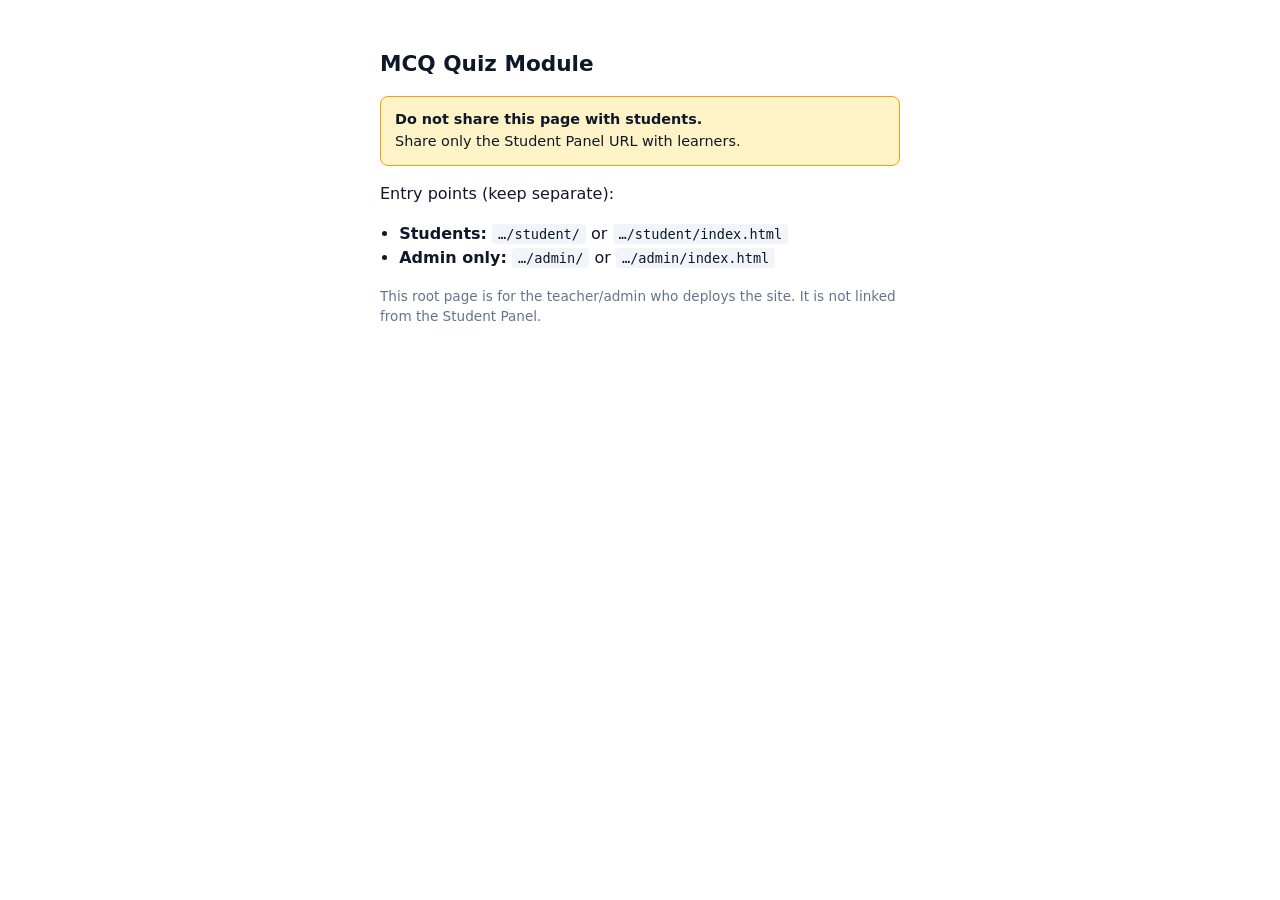
<file: mcq10/index.html>
<!DOCTYPE html>
<html lang="en">
<head>
  <meta charset="UTF-8" />
  <meta name="viewport" content="width=device-width, initial-scale=1.0" />
  <meta name="robots" content="noindex, nofollow" />
  <title>MCQ Quiz Module – Deployer Access</title>
  <style>
    body { font-family: system-ui, sans-serif; max-width: 520px; margin: 48px auto; padding: 0 20px; color: #0f172a; line-height: 1.5; }
    h1 { font-size: 1.35rem; }
    .warn { background: #fef3c7; border: 1px solid #f59e0b; padding: 12px 14px; border-radius: 8px; font-size: 0.9rem; margin: 16px 0; }
    code { background: #f1f5f9; padding: 2px 6px; border-radius: 4px; font-size: 0.85rem; }
    ul { padding-left: 1.2rem; }
    a { color: #1d4ed8; }
  </style>
</head>
<body>
  <h1>MCQ Quiz Module</h1>
  <div class="warn">
    <strong>Do not share this page with students.</strong><br>
    Share only the Student Panel URL with learners.
  </div>
  <p>Entry points (keep separate):</p>
  <ul>
    <li><strong>Students:</strong> <code>…/student/</code> or <code>…/student/index.html</code></li>
    <li><strong>Admin only:</strong> <code>…/admin/</code> or <code>…/admin/index.html</code></li>
  </ul>
  <p style="font-size:0.85rem;color:#64748b;">
    This root page is for the teacher/admin who deploys the site. It is not linked from the Student Panel.
  </p>
</body>
</html>
</file>
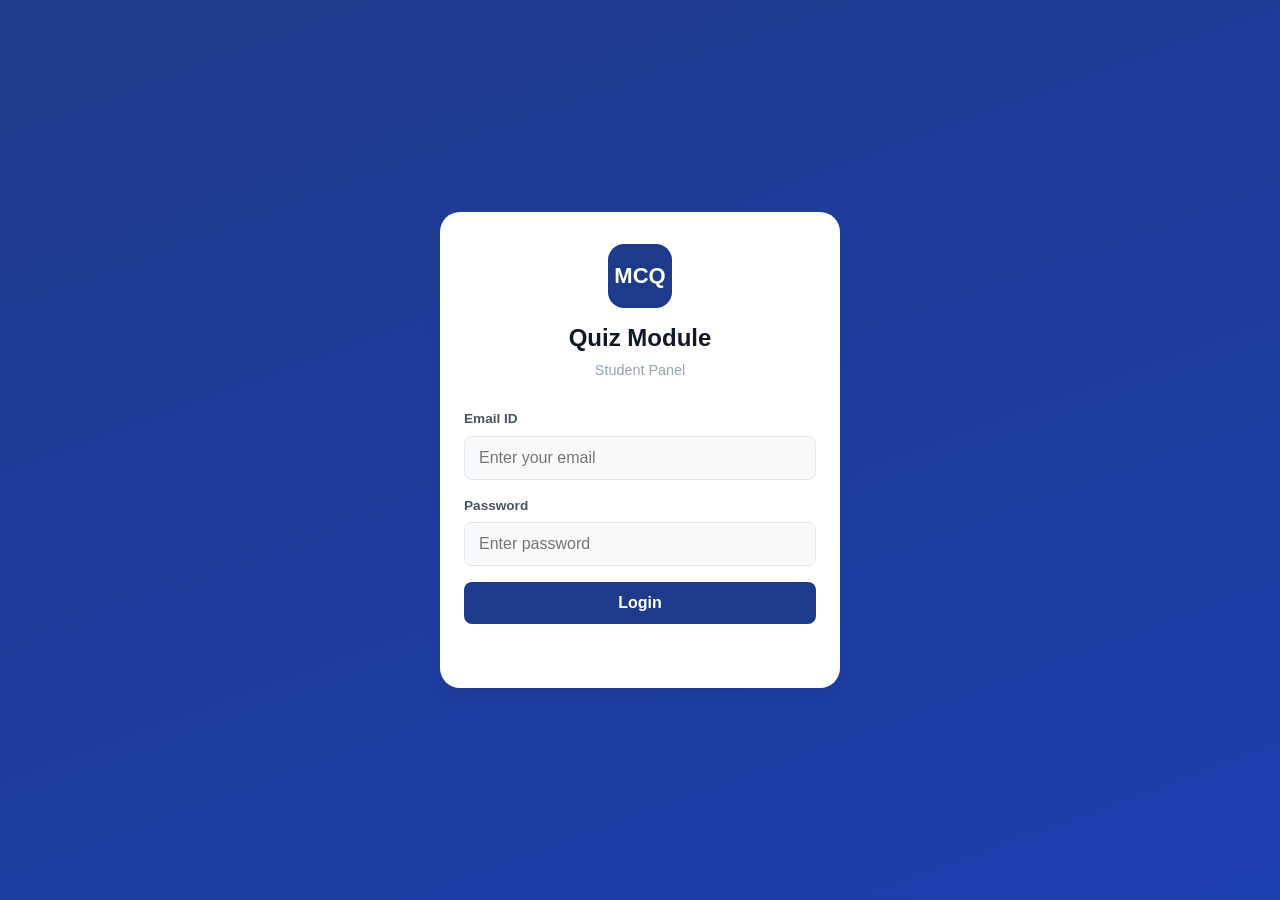
<file: mcq10/student/index.html>
<!DOCTYPE html>
<html lang="en">
<head>
  <meta charset="UTF-8" />
  <meta name="viewport" content="width=device-width, initial-scale=1.0, maximum-scale=1.0, user-scalable=no" />
  <meta name="theme-color" content="#1e3a8a" />
  <meta name="description" content="MCQ Quiz Module - Student Panel" />
  <title>MCQ Quiz - Student Panel</title>

  <!-- PWA Manifest -->
  <link rel="manifest" href="manifest.json" />
  <link rel="apple-touch-icon" href="assets/icon-192.png" />

  <!-- Styles -->
  <link rel="stylesheet" href="css/style.css" />
</head>
<body>
  <!-- ========== APP CONTAINER ========== -->
  <div id="offline-banner" role="status" aria-live="polite" style="display:none;background:#b45309;color:#fff;text-align:center;padding:8px 12px;font-size:0.85rem;font-weight:600;">You are offline. Progress is saved on this device and will sync when connection returns.</div>
  <div id="install-banner" style="display:none;background:#1e3a8a;color:#fff;padding:10px 14px;font-size:0.85rem;display:none;align-items:center;justify-content:space-between;gap:10px;">
    <span>Install MCQ Quiz for quicker access</span>
    <span style="display:flex;gap:8px;">
      <button type="button" id="btn-install-app" class="btn btn-sm" style="background:#fff;color:#1e3a8a;border:none;padding:6px 12px;border-radius:6px;font-weight:600;">Install</button>
      <button type="button" id="btn-dismiss-install" style="background:transparent;color:#fff;border:1px solid rgba(255,255,255,0.5);padding:6px 10px;border-radius:6px;">Later</button>
    </span>
  </div>
  <div id="app">

    <!-- ========== LOADING SCREEN ========== -->
    <div id="screen-loading" class="screen active">
      <div class="loading-content">
        <div class="spinner"></div>
        <p>Loading MCQ Quiz...</p>
      </div>
    </div>

    <!-- ========== AUTH SCREEN (Login / Register) ========== -->
    <div id="screen-auth" class="screen">
      <div class="auth-container">
        <div class="auth-header">
          <div class="logo">MCQ</div>
          <h1>Quiz Module</h1>
          <p class="subtitle">Student Panel</p>
        </div>

        <div class="auth-tabs" style="display:none;">
          <button class="tab-btn active" data-tab="login">Login</button>
        </div>

        <!-- Login Form -->
        <form id="form-login" class="auth-form active">
          <div class="form-group">
            <label for="login-email">Email ID</label>
            <input type="email" id="login-email" placeholder="Enter your email" required autocomplete="email" />
          </div>
          <div class="form-group">
            <label for="login-password">Password</label>
            <input type="password" id="login-password" placeholder="Enter password" required autocomplete="current-password" />
          </div>
          <button type="submit" class="btn btn-primary btn-block">Login</button>
          <p class="form-message" id="login-message"></p>
        </form>
</div>
    </div>

    <!-- ========== MAIN APP (after login) ========== -->
    <div id="screen-main" class="screen">
      <!-- Top Header -->
      <header class="app-header">
        <div class="header-left">
          <button id="btn-menu" class="icon-btn" aria-label="Menu">☰</button>
          <h1 class="app-title">MCQ Quiz</h1>
        </div>
        <div class="header-right">
          <button id="btn-darkmode" class="icon-btn" aria-label="Toggle dark mode">🌙</button>
          <div class="user-avatar" id="user-avatar">S</div>
        </div>
      </header>

      <!-- Main Content Area -->
      <main id="main-content">
        <!-- Views will be injected here -->
      </main>

      <!-- Bottom Navigation -->
      <nav class="bottom-nav">
        <button class="nav-item active" data-view="home">
          <span class="nav-icon">🏠</span>
          <span class="nav-label">Home</span>
        </button>
        <button class="nav-item" data-view="progress">
          <span class="nav-icon">📊</span>
          <span class="nav-label">Progress</span>
        </button>
        <button class="nav-item" data-view="profile">
          <span class="nav-icon">👤</span>
          <span class="nav-label">Profile</span>
        </button>
      </nav>
    </div>

    <!-- ========== QUIZ SCREEN (full screen overlay) ========== -->
    <div id="screen-quiz" class="screen">
      <div class="quiz-header">
        <div class="quiz-meta">
          <span id="quiz-progress-text">Question 1 / 20</span>
          <span id="quiz-timer" class="timer">01:00</span>
        </div>
        <div class="progress-bar-container">
          <div id="quiz-progress-bar" class="progress-bar"></div>
        </div>
      </div>

      <div class="quiz-body">
        <div id="question-text" role="heading" aria-level="2" class="question-text">
          <!-- Question will appear here -->
        </div>

        <div id="options-container" role="group" aria-label="Answer options" class="options-container">
          <!-- Options A B C D -->
        </div>

        <div id="explanation-box" class="explanation-box hidden">
          <h4>Explanation</h4>
          <p id="explanation-text"></p>
        </div>
      </div>

      <div class="quiz-footer">
        <button id="btn-next-question" type="button" class="btn btn-primary btn-block" disabled>Next Question</button>
      </div>
    </div>

    <!-- ========== RESULT SCREEN ========== -->
    <div id="screen-result" class="screen">
      <div class="result-container">
        <div class="result-icon" aria-hidden="true">🎯</div>
        <h2 id="result-heading">Quiz Completed!</h2>
        <div class="score-circle" role="status" aria-live="polite">
          <span id="result-percentage">0%</span>
        </div>
        <div class="result-stats">
          <div class="stat-item">
            <span class="stat-value" id="result-attempted">0</span>
            <span class="stat-label">Attempted</span>
          </div>
          <div class="stat-item">
            <span class="stat-value" id="result-correct">0</span>
            <span class="stat-label">Correct</span>
          </div>
          <div class="stat-item">
            <span class="stat-value" id="result-wrong">0</span>
            <span class="stat-label">Wrong</span>
          </div>
        </div>
        <div class="result-actions">
          <button id="btn-view-explanations" class="btn btn-outline" type="button">Review Answers</button>
          <button id="btn-go-progress" class="btn btn-primary" type="button">My Progress</button>
          <button id="btn-new-quiz" class="btn btn-secondary" type="button">Take Another Quiz</button>
        </div>
        <div id="review-panel" class="review-panel" hidden style="margin-top:20px;text-align:left;">
          <h3 style="margin:0 0 12px;">Answer Review</h3>
          <div id="review-list" role="list"></div>
        </div>
      </div>
    </div>

  </div>

  <!-- Scripts -->
  <script src="js/config.js"></script>
  <script src="js/storage.js"></script>
  <script src="js/api.js"></script>
  <script src="js/auth.js"></script>
  <script src="js/quiz.js"></script>
  <script src="js/app.js"></script>
  <script>
    if ('serviceWorker' in navigator) {
      window.addEventListener('load', () => {
        navigator.serviceWorker.register('./sw.js').then(reg => {
          console.log('Student SW registered', reg.scope);
        }).catch(err => console.warn('SW registration failed', err));
      });
    }
  </script>
</body>
</html>
</file>
<file: mcq10/student/css/style.css>
/* ============================================
   MCQ Quiz Module - Student Panel Styles
   MVP Version | Mobile-first | Dark Mode ready
   ============================================ */

:root {
  /* Light Theme */
  --bg-primary: #f8fafc;
  --bg-secondary: #ffffff;
  --bg-card: #ffffff;
  --text-primary: #0f172a;
  --text-secondary: #475569;
  --text-muted: #94a3b8;
  --primary: #1e3a8a;
  --primary-hover: #1e40af;
  --primary-light: #dbeafe;
  --success: #16a34a;
  --success-bg: #dcfce7;
  --danger: #dc2626;
  --danger-bg: #fee2e2;
  --warning: #d97706;
  --border: #e2e8f0;
  --shadow: 0 1px 3px rgba(0,0,0,0.08), 0 1px 2px rgba(0,0,0,0.06);
  --shadow-lg: 0 10px 15px -3px rgba(0,0,0,0.1);
  --radius: 12px;
  --radius-sm: 8px;
  --header-height: 56px;
  --nav-height: 64px;
  --transition: 0.2s ease;
}

/* Dark Theme */
[data-theme="dark"] {
  --bg-primary: #0f172a;
  --bg-secondary: #1e293b;
  --bg-card: #1e293b;
  --text-primary: #f1f5f9;
  --text-secondary: #cbd5e1;
  --text-muted: #64748b;
  --primary: #3b82f6;
  --primary-hover: #60a5fa;
  --primary-light: #1e3a5f;
  --success: #22c55e;
  --success-bg: #14532d;
  --danger: #ef4444;
  --danger-bg: #7f1d1d;
  --warning: #f59e0b;
  --border: #334155;
  --shadow: 0 1px 3px rgba(0,0,0,0.3);
  --shadow-lg: 0 10px 15px -3px rgba(0,0,0,0.4);
}

/* Reset & Base */
*, *::before, *::after {
  box-sizing: border-box;
  margin: 0;
  padding: 0;
}

html, body {
  height: 100%;
  font-family: -apple-system, BlinkMacSystemFont, "Segoe UI", Roboto, "Helvetica Neue", Arial, sans-serif;
  font-size: 16px;
  line-height: 1.5;
  background: var(--bg-primary);
  color: var(--text-primary);
  -webkit-tap-highlight-color: transparent;
  overflow-x: hidden;
}

/* Prevent text selection & context menu (security) */
body {
  -webkit-user-select: none;
  user-select: none;
}

input, textarea {
  -webkit-user-select: text;
  user-select: text;
}

/* ========== SCREENS ========== */
.screen {
  display: none;
  height: 100%;
  width: 100%;
  position: fixed;
  top: 0;
  left: 0;
  overflow-y: auto;
  background: var(--bg-primary);
}

.screen.active {
  display: flex;
  flex-direction: column;
}

/* ========== LOADING ========== */
#screen-loading {
  justify-content: center;
  align-items: center;
}

.loading-content {
  text-align: center;
}

.spinner {
  width: 48px;
  height: 48px;
  border: 4px solid var(--border);
  border-top-color: var(--primary);
  border-radius: 50%;
  animation: spin 0.8s linear infinite;
  margin: 0 auto 16px;
}

@keyframes spin {
  to { transform: rotate(360deg); }
}

/* ========== AUTH SCREEN ========== */
#screen-auth {
  justify-content: center;
  align-items: center;
  padding: 24px;
  background: linear-gradient(160deg, var(--primary) 0%, #1e40af 100%);
}

.auth-container {
  width: 100%;
  max-width: 400px;
  background: var(--bg-card);
  border-radius: 20px;
  padding: 32px 24px;
  box-shadow: var(--shadow-lg);
}

.auth-header {
  text-align: center;
  margin-bottom: 28px;
}

.logo {
  width: 64px;
  height: 64px;
  background: var(--primary);
  color: white;
  font-size: 22px;
  font-weight: 700;
  border-radius: 16px;
  display: flex;
  align-items: center;
  justify-content: center;
  margin: 0 auto 12px;
}

.auth-header h1 {
  font-size: 1.5rem;
  font-weight: 700;
  color: var(--text-primary);
}

.subtitle {
  color: var(--text-muted);
  font-size: 0.9rem;
  margin-top: 4px;
}

.auth-tabs {
  display: flex;
  background: var(--bg-primary);
  border-radius: var(--radius-sm);
  padding: 4px;
  margin-bottom: 24px;
}

.tab-btn {
  flex: 1;
  padding: 10px;
  border: none;
  background: transparent;
  border-radius: 6px;
  font-size: 0.95rem;
  font-weight: 600;
  color: var(--text-secondary);
  cursor: pointer;
  transition: var(--transition);
}

.tab-btn.active {
  background: var(--bg-card);
  color: var(--primary);
  box-shadow: var(--shadow);
}

.auth-form {
  display: none;
}

.auth-form.active {
  display: block;
}

.form-group {
  margin-bottom: 16px;
}

.form-group label {
  display: block;
  font-size: 0.85rem;
  font-weight: 600;
  color: var(--text-secondary);
  margin-bottom: 6px;
}

.form-group input {
  width: 100%;
  padding: 12px 14px;
  border: 1.5px solid var(--border);
  border-radius: var(--radius-sm);
  font-size: 1rem;
  background: var(--bg-primary);
  color: var(--text-primary);
  transition: var(--transition);
}

.form-group input:focus {
  outline: none;
  border-color: var(--primary);
  box-shadow: 0 0 0 3px var(--primary-light);
}

.form-message {
  margin-top: 12px;
  font-size: 0.875rem;
  text-align: center;
  min-height: 20px;
}

.form-message.error {
  color: var(--danger);
}

.form-message.success {
  color: var(--success);
}

/* ========== BUTTONS ========== */
.btn {
  display: inline-flex;
  align-items: center;
  justify-content: center;
  padding: 12px 20px;
  border: none;
  border-radius: var(--radius-sm);
  font-size: 1rem;
  font-weight: 600;
  cursor: pointer;
  transition: var(--transition);
  text-decoration: none;
}

.btn:disabled {
  opacity: 0.55;
  cursor: not-allowed;
}

.btn-primary {
  background: var(--primary);
  color: white;
}

.btn-primary:hover:not(:disabled) {
  background: var(--primary-hover);
}

.btn-secondary {
  background: var(--bg-primary);
  color: var(--text-primary);
  border: 1.5px solid var(--border);
}

.btn-outline {
  background: transparent;
  color: var(--primary);
  border: 1.5px solid var(--primary);
}

.btn-block {
  width: 100%;
}

/* ========== MAIN APP LAYOUT ========== */
#screen-main {
  padding-top: var(--header-height);
  padding-bottom: var(--nav-height);
}

.app-header {
  position: fixed;
  top: 0;
  left: 0;
  right: 0;
  height: var(--header-height);
  background: var(--bg-card);
  border-bottom: 1px solid var(--border);
  display: flex;
  align-items: center;
  justify-content: space-between;
  padding: 0 16px;
  z-index: 100;
}

.header-left, .header-right {
  display: flex;
  align-items: center;
  gap: 12px;
}

.app-title {
  font-size: 1.15rem;
  font-weight: 700;
}

.icon-btn {
  width: 40px;
  height: 40px;
  border: none;
  background: transparent;
  border-radius: 50%;
  font-size: 1.25rem;
  cursor: pointer;
  display: flex;
  align-items: center;
  justify-content: center;
  color: var(--text-primary);
}

.icon-btn:hover {
  background: var(--bg-primary);
}

.user-avatar {
  width: 36px;
  height: 36px;
  border-radius: 50%;
  background: var(--primary);
  color: white;
  display: flex;
  align-items: center;
  justify-content: center;
  font-weight: 700;
  font-size: 0.9rem;
}

#main-content {
  padding: 20px 16px;
  max-width: 640px;
  margin: 0 auto;
  width: 100%;
}

/* Bottom Navigation */
.bottom-nav {
  position: fixed;
  bottom: 0;
  left: 0;
  right: 0;
  height: var(--nav-height);
  background: var(--bg-card);
  border-top: 1px solid var(--border);
  display: flex;
  z-index: 100;
}

.nav-item {
  flex: 1;
  display: flex;
  flex-direction: column;
  align-items: center;
  justify-content: center;
  gap: 2px;
  border: none;
  background: transparent;
  color: var(--text-muted);
  font-size: 0.7rem;
  cursor: pointer;
  transition: var(--transition);
}

.nav-item.active {
  color: var(--primary);
}

.nav-icon {
  font-size: 1.35rem;
}

/* ========== HOME VIEW ========== */
.welcome-card {
  background: linear-gradient(135deg, var(--primary), #1e40af);
  color: white;
  border-radius: var(--radius);
  padding: 24px;
  margin-bottom: 24px;
}

.welcome-card h2 {
  font-size: 1.35rem;
  margin-bottom: 4px;
}

.welcome-card p {
  opacity: 0.9;
  font-size: 0.95rem;
}

.action-grid {
  display: grid;
  grid-template-columns: 1fr 1fr;
  gap: 12px;
  margin-bottom: 28px;
}

.action-card {
  background: var(--bg-card);
  border: 1px solid var(--border);
  border-radius: var(--radius);
  padding: 20px 16px;
  text-align: center;
  cursor: pointer;
  transition: var(--transition);
  box-shadow: var(--shadow);
}

.action-card:hover {
  transform: translateY(-2px);
  box-shadow: var(--shadow-lg);
}

.action-card .icon {
  font-size: 1.8rem;
  margin-bottom: 8px;
}

.action-card h3 {
  font-size: 0.95rem;
  font-weight: 600;
}

.section-title {
  font-size: 1.05rem;
  font-weight: 700;
  margin-bottom: 12px;
  color: var(--text-primary);
}

.recent-list {
  display: flex;
  flex-direction: column;
  gap: 10px;
}

.recent-item {
  background: var(--bg-card);
  border: 1px solid var(--border);
  border-radius: var(--radius-sm);
  padding: 14px 16px;
  display: flex;
  justify-content: space-between;
  align-items: center;
}

.recent-item .info h4 {
  font-size: 0.95rem;
  font-weight: 600;
}

.recent-item .info p {
  font-size: 0.8rem;
  color: var(--text-muted);
  margin-top: 2px;
}

.score-badge {
  background: var(--primary-light);
  color: var(--primary);
  font-weight: 700;
  font-size: 0.9rem;
  padding: 6px 12px;
  border-radius: 20px;
}

/* ========== QUIZ SELECTION ========== */
.form-card {
  background: var(--bg-card);
  border-radius: var(--radius);
  padding: 20px;
  border: 1px solid var(--border);
  margin-bottom: 20px;
}

.select-group {
  margin-bottom: 18px;
}

.select-group label {
  display: block;
  font-size: 0.85rem;
  font-weight: 600;
  color: var(--text-secondary);
  margin-bottom: 6px;
}

.select-group select,
.select-group input[type="number"] {
  width: 100%;
  padding: 12px 14px;
  border: 1.5px solid var(--border);
  border-radius: var(--radius-sm);
  font-size: 1rem;
  background: var(--bg-primary);
  color: var(--text-primary);
}

.timer-options,
.difficulty-options {
  display: flex;
  flex-wrap: wrap;
  gap: 8px;
}

.option-chip {
  padding: 8px 16px;
  border: 1.5px solid var(--border);
  border-radius: 20px;
  background: var(--bg-primary);
  color: var(--text-secondary);
  font-size: 0.9rem;
  font-weight: 500;
  cursor: pointer;
  transition: var(--transition);
}

.option-chip.active {
  background: var(--primary);
  color: white;
  border-color: var(--primary);
}

.option-chip.disabled {
  opacity: 0.5;
  cursor: not-allowed;
}

/* ========== QUIZ SCREEN ========== */
#screen-quiz {
  background: var(--bg-primary);
}

.quiz-header {
  background: var(--bg-card);
  padding: 12px 16px 0;
  border-bottom: 1px solid var(--border);
  position: sticky;
  top: 0;
  z-index: 50;
}

.quiz-meta {
  display: flex;
  justify-content: space-between;
  align-items: center;
  margin-bottom: 10px;
}

#quiz-progress-text {
  font-weight: 600;
  font-size: 0.95rem;
}

.timer {
  font-size: 1.25rem;
  font-weight: 700;
  font-variant-numeric: tabular-nums;
  padding: 4px 12px;
  border-radius: 8px;
  background: var(--primary-light);
  color: var(--primary);
}

.timer.warning {
  background: #fef3c7;
  color: var(--warning);
}

.timer.danger {
  background: var(--danger-bg);
  color: var(--danger);
  animation: pulse 1s infinite;
}

@keyframes pulse {
  0%, 100% { opacity: 1; }
  50% { opacity: 0.7; }
}

.progress-bar-container {
  height: 4px;
  background: var(--border);
  border-radius: 2px;
  overflow: hidden;
}

.progress-bar {
  height: 100%;
  background: var(--primary);
  width: 0%;
  transition: width 0.3s ease;
}

.quiz-body {
  flex: 1;
  padding: 24px 16px;
  max-width: 640px;
  margin: 0 auto;
  width: 100%;
  overflow-y: auto;
}

.question-text {
  font-size: 1.1rem;
  font-weight: 500;
  line-height: 1.6;
  margin-bottom: 24px;
  color: var(--text-primary);
}

.options-container {
  display: flex;
  flex-direction: column;
  gap: 12px;
}

.option-btn {
  display: flex;
  align-items: flex-start;
  gap: 12px;
  padding: 14px 16px;
  background: var(--bg-card);
  border: 2px solid var(--border);
  border-radius: var(--radius);
  cursor: pointer;
  transition: var(--transition);
  text-align: left;
  width: 100%;
  font-size: 1rem;
  color: var(--text-primary);
}

.option-btn:hover:not(.disabled) {
  border-color: var(--primary);
  background: var(--primary-light);
}

.option-btn.selected {
  border-color: var(--primary);
  background: var(--primary-light);
}

.option-btn.correct {
  border-color: var(--success);
  background: var(--success-bg);
}

.option-btn.wrong {
  border-color: var(--danger);
  background: var(--danger-bg);
}

.option-btn.disabled {
  cursor: default;
}

.option-letter {
  width: 28px;
  height: 28px;
  border-radius: 50%;
  background: var(--bg-primary);
  display: flex;
  align-items: center;
  justify-content: center;
  font-weight: 700;
  font-size: 0.85rem;
  flex-shrink: 0;
}

.option-btn.selected .option-letter,
.option-btn.correct .option-letter {
  background: var(--primary);
  color: white;
}

.option-btn.correct .option-letter {
  background: var(--success);
}

.option-btn.wrong .option-letter {
  background: var(--danger);
  color: white;
}

.explanation-box {
  margin-top: 24px;
  padding: 16px;
  background: var(--bg-card);
  border-left: 4px solid var(--primary);
  border-radius: var(--radius-sm);
}

.explanation-box h4 {
  font-size: 0.9rem;
  color: var(--primary);
  margin-bottom: 6px;
}

.explanation-box.hidden {
  display: none;
}

.quiz-footer {
  padding: 16px;
  background: var(--bg-card);
  border-top: 1px solid var(--border);
  position: sticky;
  bottom: 0;
}

/* ========== RESULT SCREEN ========== */
#screen-result {
  justify-content: center;
  align-items: center;
  padding: 24px;
}

.result-container {
  width: 100%;
  max-width: 400px;
  text-align: center;
}

.result-icon {
  font-size: 3.5rem;
  margin-bottom: 12px;
}

.result-container h2 {
  font-size: 1.5rem;
  margin-bottom: 20px;
}

.score-circle {
  width: 140px;
  height: 140px;
  border-radius: 50%;
  background: var(--primary-light);
  display: flex;
  align-items: center;
  justify-content: center;
  margin: 0 auto 28px;
  border: 6px solid var(--primary);
}

#result-percentage {
  font-size: 2.2rem;
  font-weight: 800;
  color: var(--primary);
}

.result-stats {
  display: flex;
  justify-content: center;
  gap: 24px;
  margin-bottom: 32px;
}

.stat-item {
  display: flex;
  flex-direction: column;
  align-items: center;
}

.stat-value {
  font-size: 1.5rem;
  font-weight: 700;
}

.stat-label {
  font-size: 0.8rem;
  color: var(--text-muted);
}

.result-actions {
  display: flex;
  flex-direction: column;
  gap: 12px;
}

/* ========== PROGRESS VIEW ========== */
.progress-filters {
  margin-bottom: 16px;
}

.attempt-card {
  background: var(--bg-card);
  border: 1px solid var(--border);
  border-radius: var(--radius);
  padding: 16px;
  margin-bottom: 12px;
}

.attempt-card .date {
  font-size: 0.8rem;
  color: var(--text-muted);
  margin-bottom: 4px;
}

.attempt-card h4 {
  font-size: 1rem;
  margin-bottom: 8px;
}

.attempt-meta {
  display: flex;
  justify-content: space-between;
  align-items: center;
}

/* ========== PROFILE VIEW ========== */
.profile-card {
  background: var(--bg-card);
  border-radius: var(--radius);
  padding: 24px;
  text-align: center;
  border: 1px solid var(--border);
  margin-bottom: 20px;
}

.profile-avatar {
  width: 72px;
  height: 72px;
  border-radius: 50%;
  background: var(--primary);
  color: white;
  font-size: 1.8rem;
  font-weight: 700;
  display: flex;
  align-items: center;
  justify-content: center;
  margin: 0 auto 12px;
}

.profile-info {
  margin-top: 16px;
  text-align: left;
}

.profile-row {
  display: flex;
  justify-content: space-between;
  padding: 10px 0;
  border-bottom: 1px solid var(--border);
  font-size: 0.95rem;
}

.profile-row:last-child {
  border-bottom: none;
}

/* ========== UTILITIES ========== */
.hidden {
  display: none !important;
}

.text-center {
  text-align: center;
}

.mt-16 {
  margin-top: 16px;
}

.empty-state {
  text-align: center;
  padding: 40px 20px;
  color: var(--text-muted);
}

.empty-state .icon {
  font-size: 2.5rem;
  margin-bottom: 12px;
}

/* Responsive */
@media (min-width: 640px) {
  #main-content {
    padding: 28px 24px;
  }
  
  .action-grid {
    grid-template-columns: 1fr 1fr;
  }
}
</file>
